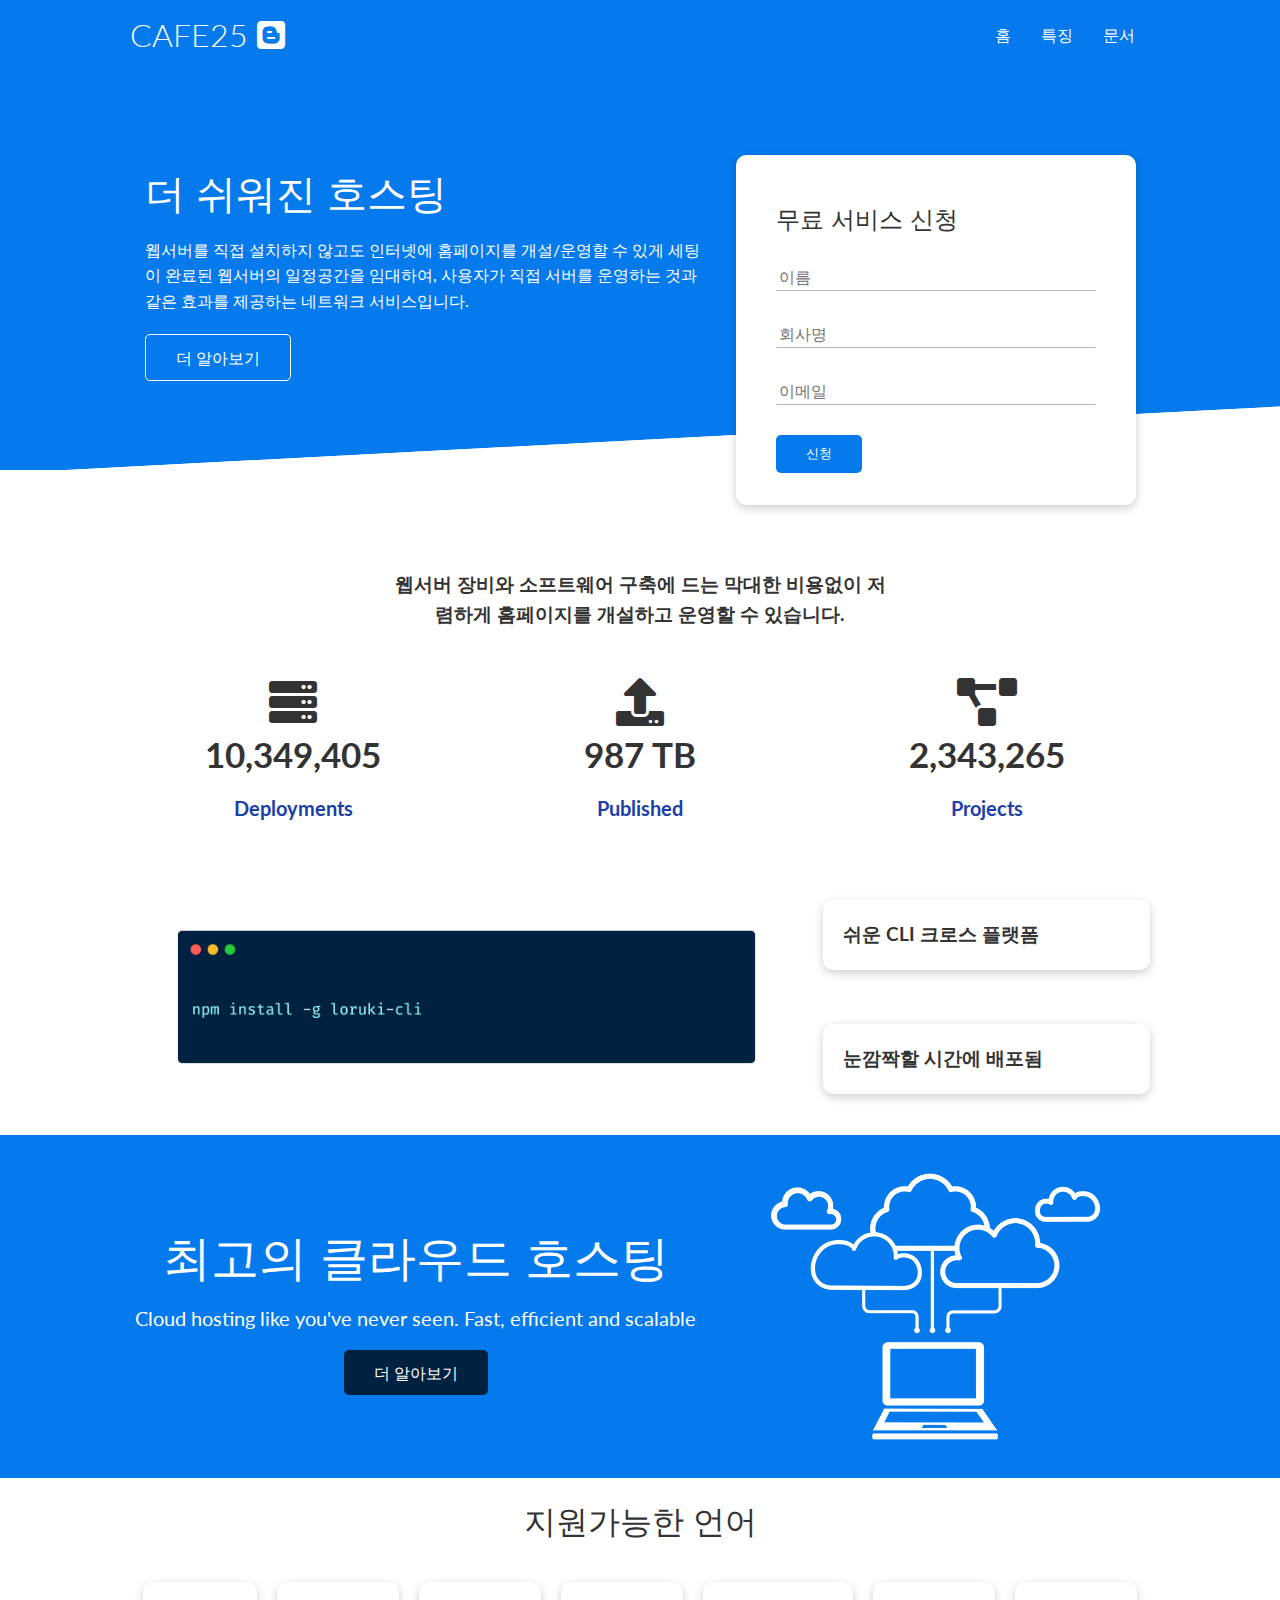
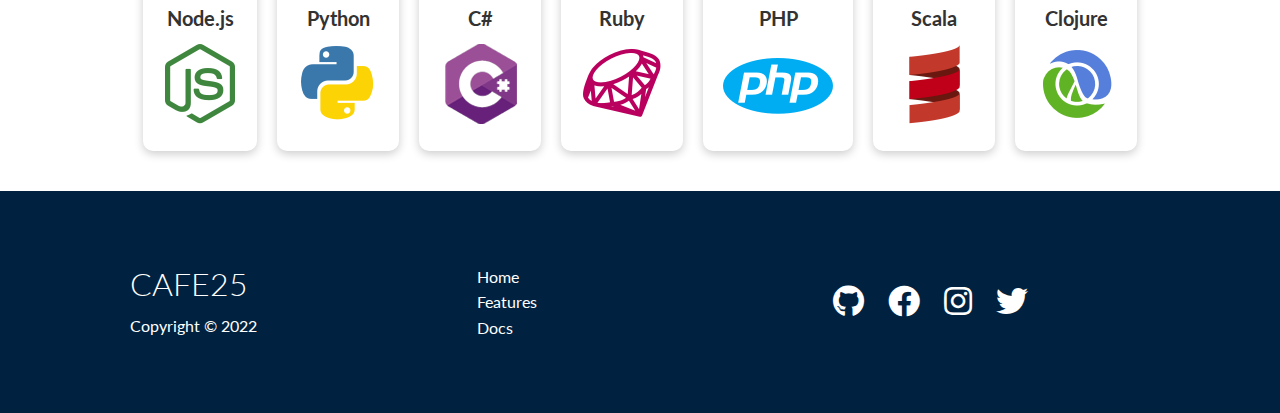
<file: index.html>
<!DOCTYPE html>
<html lang="en">

<head>
  <meta charset="UTF-8" />
  <meta name="viewport" content="width=device-width, initial-scale=1.0" />
  <!-- font-awesome 아이콘 링크 -->
  <link rel="stylesheet" href="https://cdnjs.cloudflare.com/ajax/libs/font-awesome/5.15.1/css/all.min.css" />
  <!-- utilities는 페이지마다 공통적으로 사용하는 기본 css 정리(색, 버튼 등 기초 css) -->
  <link rel="stylesheet" href="css/utilities.css" />
  <!-- style은 페이지 별 css -->
  <link rel="stylesheet" href="css/style.css" />
  <!-- favicon 페비콘은 탭 제목 옆의 아이콘이다 -->
  <link rel="shortcut icon" href="images/cafe.png" type="image/x-icon">
  <title>까페25 | 클라우드 호스팅 서비스</title>
</head>

<body>
  <!-- Navbar -->
  <div class="navbar">
    <div class="container flex">
      <h1 class="logo">CAFE25 <i class="fab fa-blogger"></i></h1>
      <nav>
        <ul>
          <li><a href="index.html">홈</a></li>
          <li><a href="features.html">특징</a></li>
          <li><a href="docs.html">문서</a></li>
        </ul>
      </nav>
    </div>
  </div>

  <!-- Showcase -->
  <section class="showcase">
    <div class="container grid">
      <div class="showcase-text">
        <h1>더 쉬워진 호스팅</h1>
        <p>
          웹서버를 직접 설치하지 않고도 인터넷에 홈페이지를 개설/운영할 수 있게 세팅이 완료된 웹서버의 일정공간을 임대하여, 사용자가 직접 서버를 운영하는 것과 같은 효과를 제공하는 네트워크
          서비스입니다.
        </p>
        <a href="features.html" class="btn btn-outline">더 알아보기</a>
      </div>

      <div class="showcase-form card">
        <h2>무료 서비스 신청</h2>
        <form>
          <div class="form-control">
            <input type="text" name="name" placeholder="이름" required />
          </div>
          <div class="form-control">
            <input type="text" name="company" placeholder="회사명" required />
          </div>
          <div class="form-control">
            <input type="email" name="email" placeholder="이메일" required />
          </div>
          <input type="submit" value="신청" class="btn btn-primary" />
        </form>
      </div>
    </div>
  </section>

  <!-- Stats -->
  <section class="stats">
    <div class="container">
      <h3 class="stats-heading text-center my-1">웹서버 장비와 소프트웨어 구축에 드는 막대한 비용없이 저렴하게 홈페이지를 개설하고 운영할 수 있습니다.</h3>

      <div class="grid grid-3 text-center my-4">
        <div>
          <!-- fa-3x 3배 크게 보이게 함 -->
          <i class="fas fa-server fa-3x"></i>
          <!-- <i class="fab fa-angellist fa-3x"></i> -->
          <!-- 이미지로 보이지만 폰트로 적용됨 -->
          <!-- <i class="fab fa-apple fa-3x" style="color: red; font-size: 100px;"></i> -->
          <h3>10,349,405</h3>
          <p class="text-secondary">Deployments</p>
        </div>
        <div>
          <i class="fas fa-upload fa-3x"></i>
          <h3>987 TB</h3>
          <p class="text-secondary">Published</p>
        </div>
        <div>
          <i class="fas fa-project-diagram fa-3x"></i>
          <h3>2,343,265</h3>
          <p class="text-secondary">Projects</p>
        </div>
      </div>
    </div>
  </section>

  <!-- Cli -->
  <section class="cli">
    <div class="container grid">
      <img src="images/cli.png" alt="" />
      <div class="card">
        <h3>쉬운 CLI 크로스 플랫폼</h3>
      </div>
      <div class="card">
        <h3>눈깜짝할 시간에 배포됨</h3>
      </div>
    </div>
  </section>

  <!-- Cloud -->
  <section class="cloud bg-primary my-2 py-2">
    <div class="container grid">
      <div class="text-center">
        <h2 class="lg">최고의 클라우드 호스팅</h2>
        <p class="lead my-1">Cloud hosting like you've never seen. Fast, efficient and scalable</p>
        <a href="features.html" class="btn btn-dark">더 알아보기</a>
      </div>
      <img src="images/cloud.png" alt="" />
    </div>
  </section>

  <!-- Languages -->
  <section class="languages">
    <h2 class="md text-center my-2">지원가능한 언어</h2>
    <div class="container flex">
      <div class="card">
        <h4>Node.js</h4>
        <img src="images/logos/node.png" alt="" />
      </div>
      <div class="card">
        <h4>Python</h4>
        <img src="images/logos/python.png" alt="" />
      </div>
      <div class="card">
        <h4>C#</h4>
        <img src="images/logos/csharp.png" alt="" />
      </div>
      <div class="card">
        <h4>Ruby</h4>
        <img src="images/logos/ruby.png" alt="" />
      </div>
      <div class="card">
        <h4>PHP</h4>
        <img src="images/logos/php.png" alt="" />
      </div>
      <div class="card">
        <h4>Scala</h4>
        <img src="images/logos/scala.png" alt="" />
      </div>
      <div class="card">
        <h4>Clojure</h4>
        <img src="images/logos/clojure.png" alt="" />
      </div>
    </div>
  </section>

  <!-- Footer -->
  <footer class="footer bg-dark py-5">
    <div class="container grid grid-3">
      <div>
        <h1>CAFE25</h1>
        <p>Copyright &copy; 2022</p>
      </div>
      <nav>
        <ul>
          <li><a href="index.html">Home</a></li>
          <li><a href="features.html">Features</a></li>
          <li><a href="docs.html">Docs</a></li>
        </ul>
      </nav>
      <div class="social">
        <a href="#"><i class="fab fa-github fa-2x"></i></a>
        <a href="#"><i class="fab fa-facebook fa-2x"></i></a>
        <a href="#"><i class="fab fa-instagram fa-2x"></i></a>
        <a href="#"><i class="fab fa-twitter fa-2x"></i></a>
      </div>
    </div>
  </footer>
</body>

</html>
</file>
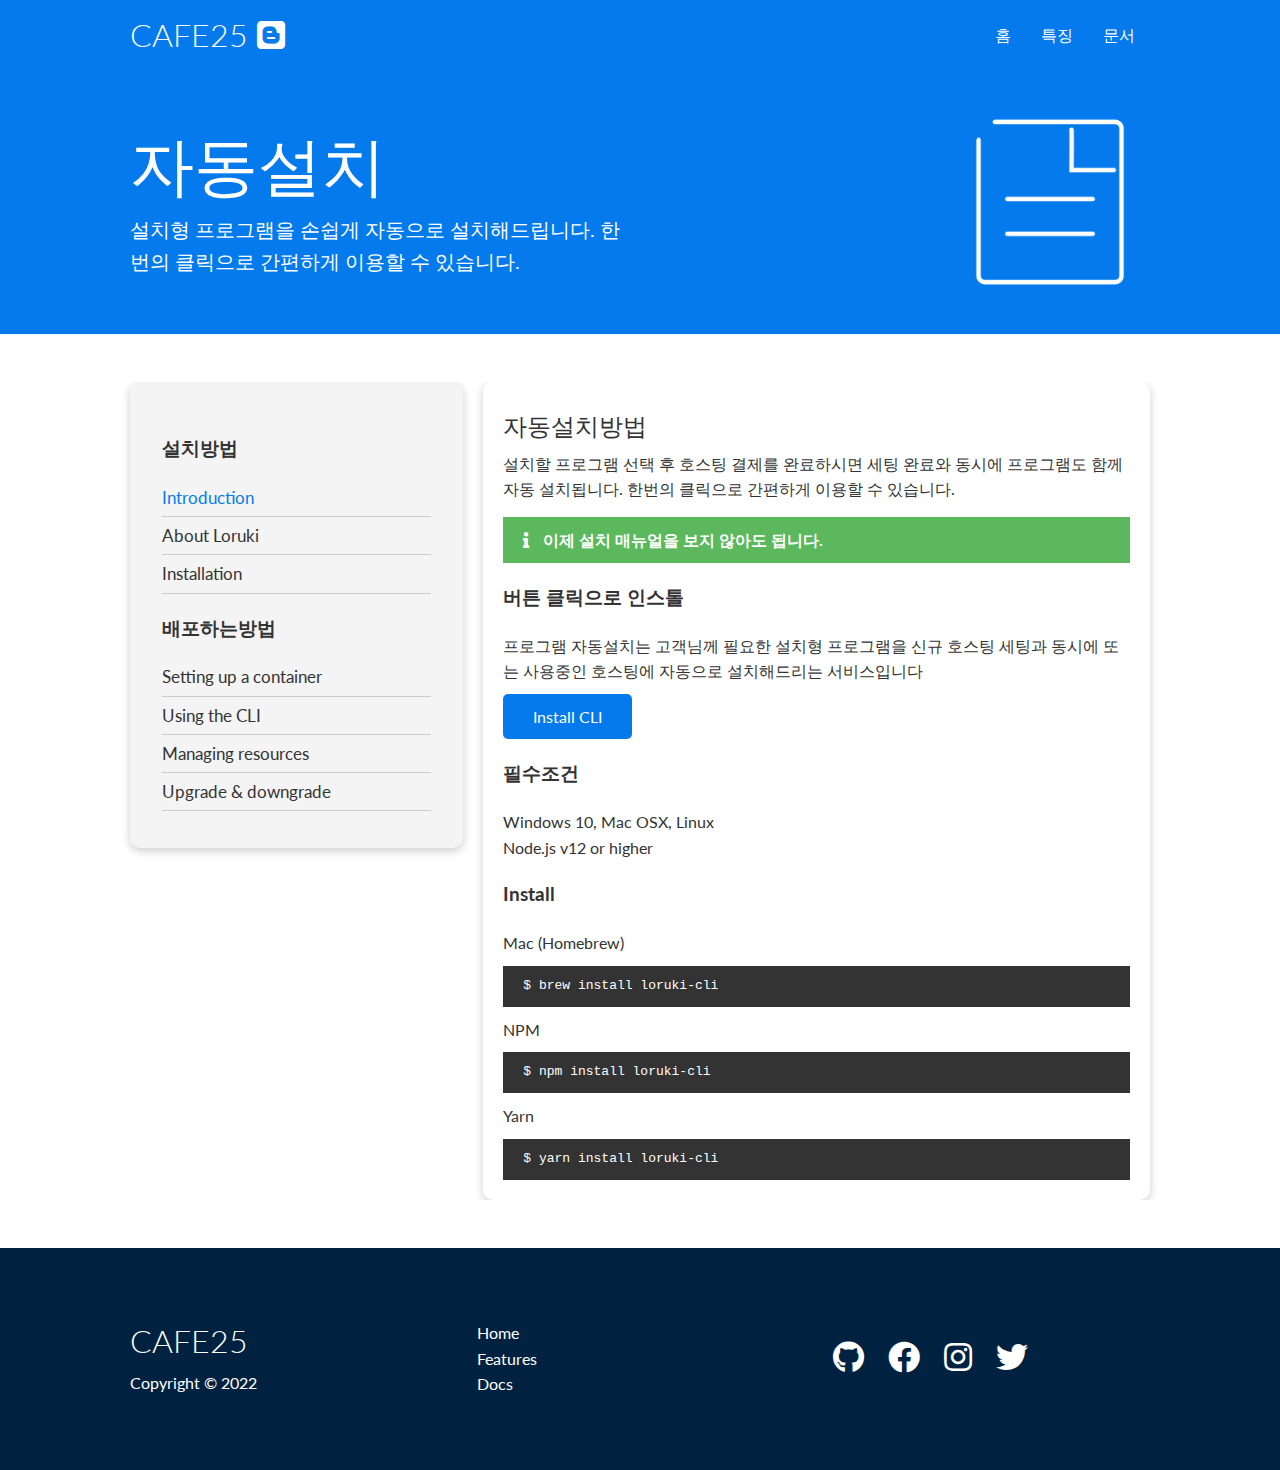
<file: docs.html>
<!DOCTYPE html>
<html lang="en">

<head>
  <meta charset="UTF-8" />
  <meta name="viewport" content="width=device-width, initial-scale=1.0" />
  <link rel="stylesheet" href="https://cdnjs.cloudflare.com/ajax/libs/font-awesome/5.15.1/css/all.min.css" />
  <link rel="stylesheet" href="css/utilities.css" />
  <link rel="stylesheet" href="css/style.css" />
  <link rel="shortcut icon" href="images/cafe.png" type="image/x-icon">
  <title>까페25 | 클라우드 호스팅 서비스</title>
</head>

<body>
  <!-- Navbar -->
  <div class="navbar">
    <div class="container flex">
      <h1 class="logo">CAFE25 <i class="fab fa-blogger"></i></h1>
      <nav>
        <ul>
          <li><a href="index.html">홈</a></li>
          <li><a href="features.html">특징</a></li>
          <li><a href="docs.html">문서</a></li>
        </ul>
      </nav>
    </div>
  </div>

  <!-- Head -->
  <section class="docs-head bg-primary py-3">
    <div class="container grid">
      <div>
        <h1 class="xl">자동설치</h1>
        <p class="lead">설치형 프로그램을 손쉽게 자동으로 설치해드립니다. 한번의 클릭으로 간편하게 이용할 수 있습니다.</p>
      </div>
      <img src="images/docs.png" alt="" />
    </div>
  </section>

  <!-- Docs main -->
  <section class="docs-main my-4">
    <div class="container grid">
      <div class="card bg-light p-3">
        <h3 class="my-2">설치방법</h3>
        <nav>
          <ul>
            <li><a class="text-primary" href="#">Introduction</a></li>
            <li><a href="#">About Loruki</a></li>
            <li><a href="#">Installation</a></li>
          </ul>
        </nav>

        <h3 class="my-2">배포하는방법</h3>
        <nav>
          <ul>
            <li><a href="#">Setting up a container</a></li>
            <li><a href="#">Using the CLI</a></li>
            <li><a href="#">Managing resources</a></li>
            <li><a href="#">Upgrade & downgrade</a></li>
          </ul>
        </nav>
      </div>
      <div class="card">
        <h2>자동설치방법</h2>
        <p>설치할 프로그램 선택 후 호스팅 결제를 완료하시면 세팅 완료와 동시에 프로그램도 함께 자동 설치됩니다. 한번의 클릭으로 간편하게 이용할 수 있습니다.</p>

        <div class="alert alert-success"><i class="fas fa-info"></i> 이제 설치 매뉴얼을 보지 않아도 됩니다.</div>

        <h3>버튼 클릭으로 인스톨</h3>
        <p>프로그램 자동설치는 고객님께 필요한 설치형 프로그램을 신규 호스팅 세팅과 동시에 또는 사용중인 호스팅에 자동으로 설치해드리는 서비스입니다</p>
        <a href="#" class="btn btn-primary">Install CLI</a>

        <h3>필수조건</h3>
        <ul>
          <li>Windows 10, Mac OSX, Linux</li>
          <li>Node.js v12 or higher</li>
        </ul>

        <h3>Install</h3>
        <p>Mac (Homebrew)</p>
        <pre><code>$ brew install loruki-cli</code></pre>
        <p>NPM</p>
        <pre><code>$ npm install loruki-cli</code></pre>
        <p>Yarn</p>
        <pre><code>$ yarn install loruki-cli</code></pre>
      </div>
    </div>
  </section>

  <!-- Footer -->
  <footer class="footer bg-dark py-5">
    <div class="container grid grid-3">
      <div>
        <h1>CAFE25</h1>
        <p>Copyright &copy; 2022</p>
      </div>
      <nav>
        <ul>
          <li><a href="index.html">Home</a></li>
          <li><a href="features.html">Features</a></li>
          <li><a href="docs.html">Docs</a></li>
        </ul>
      </nav>
      <div class="social">
        <a href="#"><i class="fab fa-github fa-2x"></i></a>
        <a href="#"><i class="fab fa-facebook fa-2x"></i></a>
        <a href="#"><i class="fab fa-instagram fa-2x"></i></a>
        <a href="#"><i class="fab fa-twitter fa-2x"></i></a>
      </div>
    </div>
  </footer>
</body>

</html>
</file>
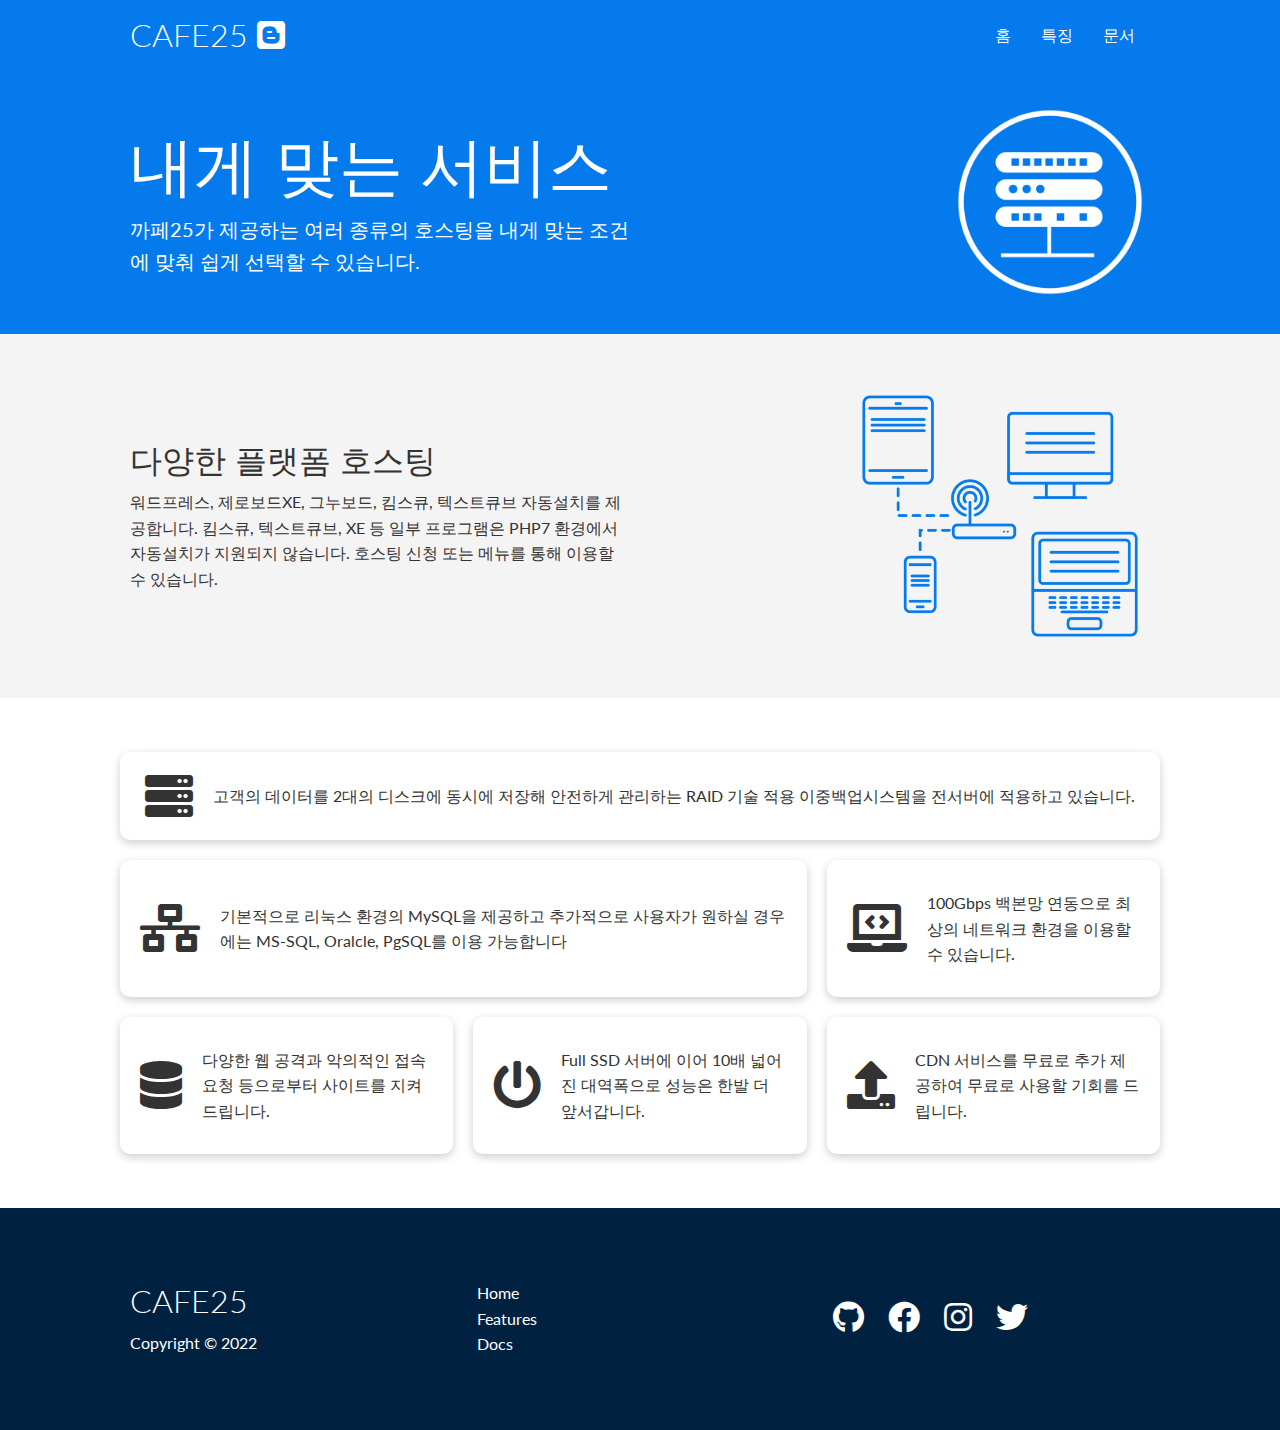
<file: features.html>
<!DOCTYPE html>
<html lang="en">

<head>
  <meta charset="UTF-8" />
  <meta name="viewport" content="width=device-width, initial-scale=1.0" />
  <link rel="stylesheet" href="https://cdnjs.cloudflare.com/ajax/libs/font-awesome/5.15.1/css/all.min.css" />
  <link rel="stylesheet" href="css/utilities.css" />
  <link rel="stylesheet" href="css/style.css" />
  <link rel="shortcut icon" href="images/cafe.png" type="image/x-icon">
  <title>까페25 | 클라우드 호스팅 서비스</title>
</head>

<body>
  <!-- Navbar -->
  <div class="navbar">
    <div class="container flex">
      <h1 class="logo">CAFE25 <i class="fab fa-blogger"></i></h1>
      <nav>
        <ul>
          <li><a href="index.html">홈</a></li>
          <li><a href="features.html">특징</a></li>
          <li><a href="docs.html">문서</a></li>
        </ul>
      </nav>
    </div>
  </div>

  <!-- Head -->
  <section class="features-head bg-primary py-3">
    <div class="container grid">
      <div>
        <h1 class="xl">내게 맞는 서비스</h1>
        <p class="lead">까페25가 제공하는 여러 종류의 호스팅을 내게 맞는 조건에 맞춰 쉽게 선택할 수 있습니다.</p>
      </div>
      <img src="images/server.png" alt="" />
    </div>
  </section>

  <!-- Sub head -->
  <section class="features-sub-head bg-light py-3">
    <div class="container grid">
      <div>
        <h1 class="md">다양한 플랫폼 호스팅</h1>
        <p>
          워드프레스, 제로보드XE, 그누보드, 킴스큐, 텍스트큐브 자동설치를 제공합니다. 킴스큐, 텍스트큐브, XE 등 일부 프로그램은 PHP7 환경에서 자동설치가 지원되지 않습니다. 호스팅 신청 또는
          메뉴를
          통해 이용할 수 있습니다.
        </p>
      </div>
      <img src="images/server2.png" alt="" />
    </div>
  </section>

  <section class="features-main my-2">
    <div class="container grid grid-3">
      <div class="card flex">
        <i class="fas fa-server fa-3x"></i>
        <p>고객의 데이터를 2대의 디스크에 동시에 저장해 안전하게 관리하는 RAID 기술 적용 이중백업시스템을 전서버에 적용하고 있습니다.</p>
      </div>
      <div class="card flex">
        <i class="fas fa-network-wired fa-3x"></i>
        <p>기본적으로 리눅스 환경의 MySQL을 제공하고 추가적으로 사용자가 원하실 경우에는 MS-SQL, Oralcle, PgSQL를 이용 가능합니다</p>
      </div>
      <div class="card flex">
        <i class="fas fa-laptop-code fa-3x"></i>
        <p>100Gbps 백본망 연동으로 최상의 네트워크 환경을 이용할 수 있습니다.</p>
      </div>
      <div class="card flex">
        <i class="fas fa-database fa-3x"></i>
        <p>다양한 웹 공격과 악의적인 접속요청 등으로부터 사이트를 지켜 드립니다.</p>
      </div>
      <div class="card flex">
        <i class="fas fa-power-off fa-3x"></i>
        <p>Full SSD 서버에 이어 10배 넓어진 대역폭으로 성능은 한발 더 앞서갑니다.</p>
      </div>
      <div class="card flex">
        <i class="fas fa-upload fa-3x"></i>
        <p>CDN 서비스를 무료로 추가 제공하여 무료로 사용할 기회를 드립니다.</p>
      </div>
    </div>
  </section>

  <!-- Footer -->
  <footer class="footer bg-dark py-5">
    <div class="container grid grid-3">
      <div>
        <h1>CAFE25</h1>
        <p>Copyright &copy; 2022</p>
      </div>
      <nav>
        <ul>
          <li><a href="index.html">Home</a></li>
          <li><a href="features.html">Features</a></li>
          <li><a href="docs.html">Docs</a></li>
        </ul>
      </nav>
      <div class="social">
        <a href="#"><i class="fab fa-github fa-2x"></i></a>
        <a href="#"><i class="fab fa-facebook fa-2x"></i></a>
        <a href="#"><i class="fab fa-instagram fa-2x"></i></a>
        <a href="#"><i class="fab fa-twitter fa-2x"></i></a>
      </div>
    </div>
  </footer>
</body>

</html>
</file>
<file: css/utilities.css>
/* 자주 사용하는 형태의 CSS 들을 묶어서 클래스로 사용*/

.container {
    max-width: 1100px;
    margin: 0 auto;
    overflow: auto;
    padding: 0 40px;
}

.card {
    background-color: #fff;
    color: #333;
    border-radius: 10px;
    box-shadow: 0 3px 10px rgba(0, 0, 0, 0.2);
    padding: 20px;
    margin: 10pxs;
}

/* 버튼 */
.btn {
    /* inline-block은 가로세로 사이즈를 조절가능, 영역은 inline */
    display: inline-block;
    padding: 10px 30px;
    cursor: pointer;
    /* var(--미리 정의된 색 변수명) */
    background: var(--primary-color);
    color: #fff;
    border: none;
    border-radius: 5px;
}

.btn-outline {
    /* 투명하게 */
    background-color: transparent;
    border: 1px #fff solid;
}

.btn:hover {
    transform: scale(0.98);
}

/* 백그라운드 색과 글자색 & 버튼 색과 글자색 */
.bg-primary,
.btn-primary {
    background-color: var(--primary-color);
    color: #fff;
}

.bg-secondary,
.btn-secondary {
    background-color: var(--secondary-color);
    color: #fff;
}

.bg-dark,
.btn-dark {
    background-color: var(--dark-color);
    color: #fff;
}

.bg-light,
.btn-light {
    background-color: var(--light-color);
    color: #333;
}

/* 예) footer */
.bg-primary a,
.btn-primary a,
.bg-secondary a,
.btn-secondary a,
.bg-dark a,
.btn-dark a {
    color: #fff;
}

/* 글자 색 */
.text-primary {
    color: var(--primary-color);
}

.text-secondary {
    color: var(--secondary-color);
}

.text-dark {
    color: var(--dark-color);
}

.text-light {
    color: var(--light-color);
}

/* 글자 크기 */
.lead {
    font-size: 20px;
}

.sm {
    font-size: 1rem;
}

.md {
    font-size: 2rem;
}

.lg {
    font-size: 3rem;
}

.xl {
    font-size: 4rem;
}

/* 좌우 정렬 */
.text-center {
    text-align: center;
}

/* 경고창 */
.alert {
    background-color: var(--light-color);
    padding: 10px 20px;
    font-weight: bold;
    margin: 15px 0;
}

.alert i {
    margin-right: 10px;
}

.alert-success {
    background-color: var(--success-color);
    color: #fff;
}

.alert-error {
    background-color: var(--error-color);
    color: #fff;
}

/* 그리드 (절반:절반) 정렬 */
.grid {
    display: grid;
    grid-template-columns: repeat(2, 1fr);
    gap: 20px;
    justify-content: center;
    align-items: center;
    height: 100%;
}

/* 그리드 3개 정렬 33.3%씩 */
.grid-3 {
    grid-template-columns: repeat(3, 1fr);
}

/* 플랙스 가운데 정렬 */
.flex {
    display: flex;
    justify-content: center;
    align-items: center;
    height: 100%;
}

/* 마진 */
.my-1 {
    margin: 1rem 0;
}

.my-2 {
    margin: 1.5rem 0;
}

.my-3 {
    margin: 2rem 0;
}

.my-4 {
    margin: 3rem 0;
}

.my-5 {
    margin: 4rem 0;
}

.m-1 {
    margin: 1rem;
}

.m-2 {
    margin: 1.5rem;
}

.m-3 {
    margin: 2rem;
}

.m-4 {
    margin: 3rem;
}

.m-5 {
    margin: 4rem;
}

/* 패딩 */
.py-1 {
    padding: 1rem 0;
}

.py-2 {
    padding: 1.5rem 0;
}

.py-3 {
    padding: 2rem 0;
}

.py-4 {
    padding: 3rem 0;
}

.py-5 {
    padding: 4rem 0;
}

.p-1 {
    padding: 1rem;
}

.p-2 {
    padding: 1.5rem;
}

.p-3 {
    padding: 2rem;
}

.p-4 {
    padding: 3rem;
}

.p-5 {
    padding: 4rem;
}
</file>
<file: css/style.css>
/* font */
@import url('https://fonts.googleapis.com/css2?family=Lato:wght@300&display=swap');

/* 자주쓰는 색을 변수로 --변수명 */
:root {
  --primary-color: #047aed;
  --secondary-color: #1c3fa8;
  --dark-color: #002240;
  --light-color: #f4f4f4;
  --success-color: #5cb85c;
  --error-color: #d9534f;
}

/* 각 태그들의 기본 마진/패딩을 초기값 0으로 하고 박스모델 기준을 보더-박스로 한다. */
* {
  box-sizing: border-box;
  padding: 0;
  margin: 0;
}

/* 구글폰트 적용, 공통 적용 css */
body {
  font-family: 'Lato', sans-serif;
  color: #333;
  line-height: 1.6;
}

ul {
  list-style-type: none;
}

a {
  text-decoration: none;
  color: #333;
}

h1,
h2 {
  font-weight: 300;
  line-height: 1.2;
  margin: 10px 0;
}

p {
  margin: 10px 0;
}

img {
  width: 100%;
}

code,
pre {
  background: #333;
  color: #fff;
  padding: 10px;
}

.hidden {
  visibility: hidden;
  height: 0;
}

/* 네비게이션 메뉴 */
.navbar {
  background-color: var(--primary-color);
  color: #fff;
  height: 70px;
}

.navbar ul {
  display: flex;
}

.navbar a {
  color: #fff;
  padding: 10px;
  margin: 0 5px;
}

.navbar a:hover {
  border-bottom: 2px #fff solid;
}

.navbar .flex {
  justify-content: space-between;
}

/* showcase */
.showcase {
  height: 400px;
  background-color: var(--primary-color);
  color: #fff;
  position: relative;
}

.showcase h1 {
  font-size: 40px;
}

.showcase p {
  margin: 20px 0;
}

.showcase .grid {
  overflow: visible;
  grid-template-columns: 55% auto;
  gap: 30px;
}

.showcase-text {
  animation: slideInFromLeft 1s ease-in;
}

.showcase-form {
  position: relative;
  top: 60px;
  height: 350px;
  width: 400px;
  padding: 40px;
  z-index: 100;
  justify-self: flex-end;
  animation: slideInFromRight 1s ease-in;
}

.showcase-form .form-control {
  margin: 30px 0;
}

.showcase-form input[type='text'],
.showcase-form input[type='email'] {
  border: 0;
  border-bottom: 1px solid #b4becb;
  width: 100%;
  padding: 3px;
  font-size: 16px;
}

.showcase-form input:focus {
  outline: none;
}

.showcase::before,
.showcase::after {
  content: '';
  position: absolute;
  height: 100px;
  bottom: -70px;
  right: 0;
  left: 0;
  background: #fff;
  transform: skewY(-3deg);
  /* 브라우저에 호환되기 위해 사용 */
  -webkit-transform: skewY(-3deg);
  -moz-transform: skewY(-3deg);
  -ms-transform: skewY(-3deg);
}

/* stats */
.stats {
  padding-top: 100px;
  animation: slideInFromBottom 1s ease-in;
}

.stats-heading {
  max-width: 500px;
  margin: auto;
}

.stats .grid h3 {
  font-size: 35px;
}

.stats .grid p {
  font-size: 20px;
  font-weight: bold;
}

/* cli */
.cli .grid {
  grid-template-columns: repeat(3, 1fr);
  grid-template-rows: repeat(2, 1fr);
}

/* '>' grid 바로 밑에 있는 첫번째 자식 태그만 */
.cli .grid>*:first-child {
  grid-column: 1 / span 2;
  grid-row: 1 / span 2;
}

/* cloud */
.cloud .grid {
  grid-template-columns: 4fr 3fr;
}

/* languages */
.languages .flex {
  flex-wrap: wrap;
}

.languages .card {
  text-align: center;
  margin: 18px 10px 40px;
  transition: transform 0.2s ease-in;
}

.languages .card h4 {
  font-size: 20px;
  margin-bottom: 10px;
}

.languages .card:hover {
  transform: translateY(-15px);
}

/* 인덱스 페이스 끝 */

/* 특정 페이지 시작*/
.features-head img,
.docs-head img {
  width: 200px;
  justify-self: flex-end;
}

.features-sub-head img {
  width: 300px;
  /* 뒤쪽으로 배치 */
  justify-self: flex-end;
}

.features-main .card>i {
  margin-right: 20px;
}

.features-main .grid {
  padding: 30px;
}

.features-main .grid>*:first-child {
  grid-column: 1 / span 3;
}

.features-main .grid>*:nth-child(2) {
  grid-column: 1 / span 2;
}

/* 문서 페이지 */
.docs-main h3 {
  margin: 20px 0;
}

.docs-main .grid {
  grid-template-columns: 1fr 2fr;
  align-items: flex-start;
}

.docs-main nav li {
  font-size: 17px;
  padding-bottom: 5px;
  margin-bottom: 5px;
  border-bottom: 1px #ccc solid;
}

.docs-main a:hover {
  font-weight: bold;
}

/* footer */
.footer .social a {
  margin: 0 10px;
}

.fa-github:hover {
  color: #000000;
}

.fa-facebook:hover {
  color: #1773ea;
}

.fa-instagram:hover {
  color: #b32e87;
}

.fa-twitter:hover {
  color: #1c9cea;
}

/* 애니메이션 */
/* 왼쪽에서 오른쪽으로 */
@keyframes slideInFromLeft {
  0% {
    transform: translateX(-100%);
  }

  100% {
    transform: translateX(0);
  }
}

/* 오른쪽에서 왼쪽으로 */
@keyframes slideInFromRight {
  0% {
    transform: translateX(100%);
  }

  100% {
    transform: translateX(0);
  }
}

/* 위에서 아래로 */
@keyframes slideInFromTop {
  0% {
    transform: translateY(-100%);
  }

  100% {
    transform: translateX(0);
  }
}

/* 아래에서 위로 */
@keyframes slideInFromBottom {
  0% {
    transform: translateY(100%);
  }

  100% {
    transform: translateX(0);
  }
}
</file>
